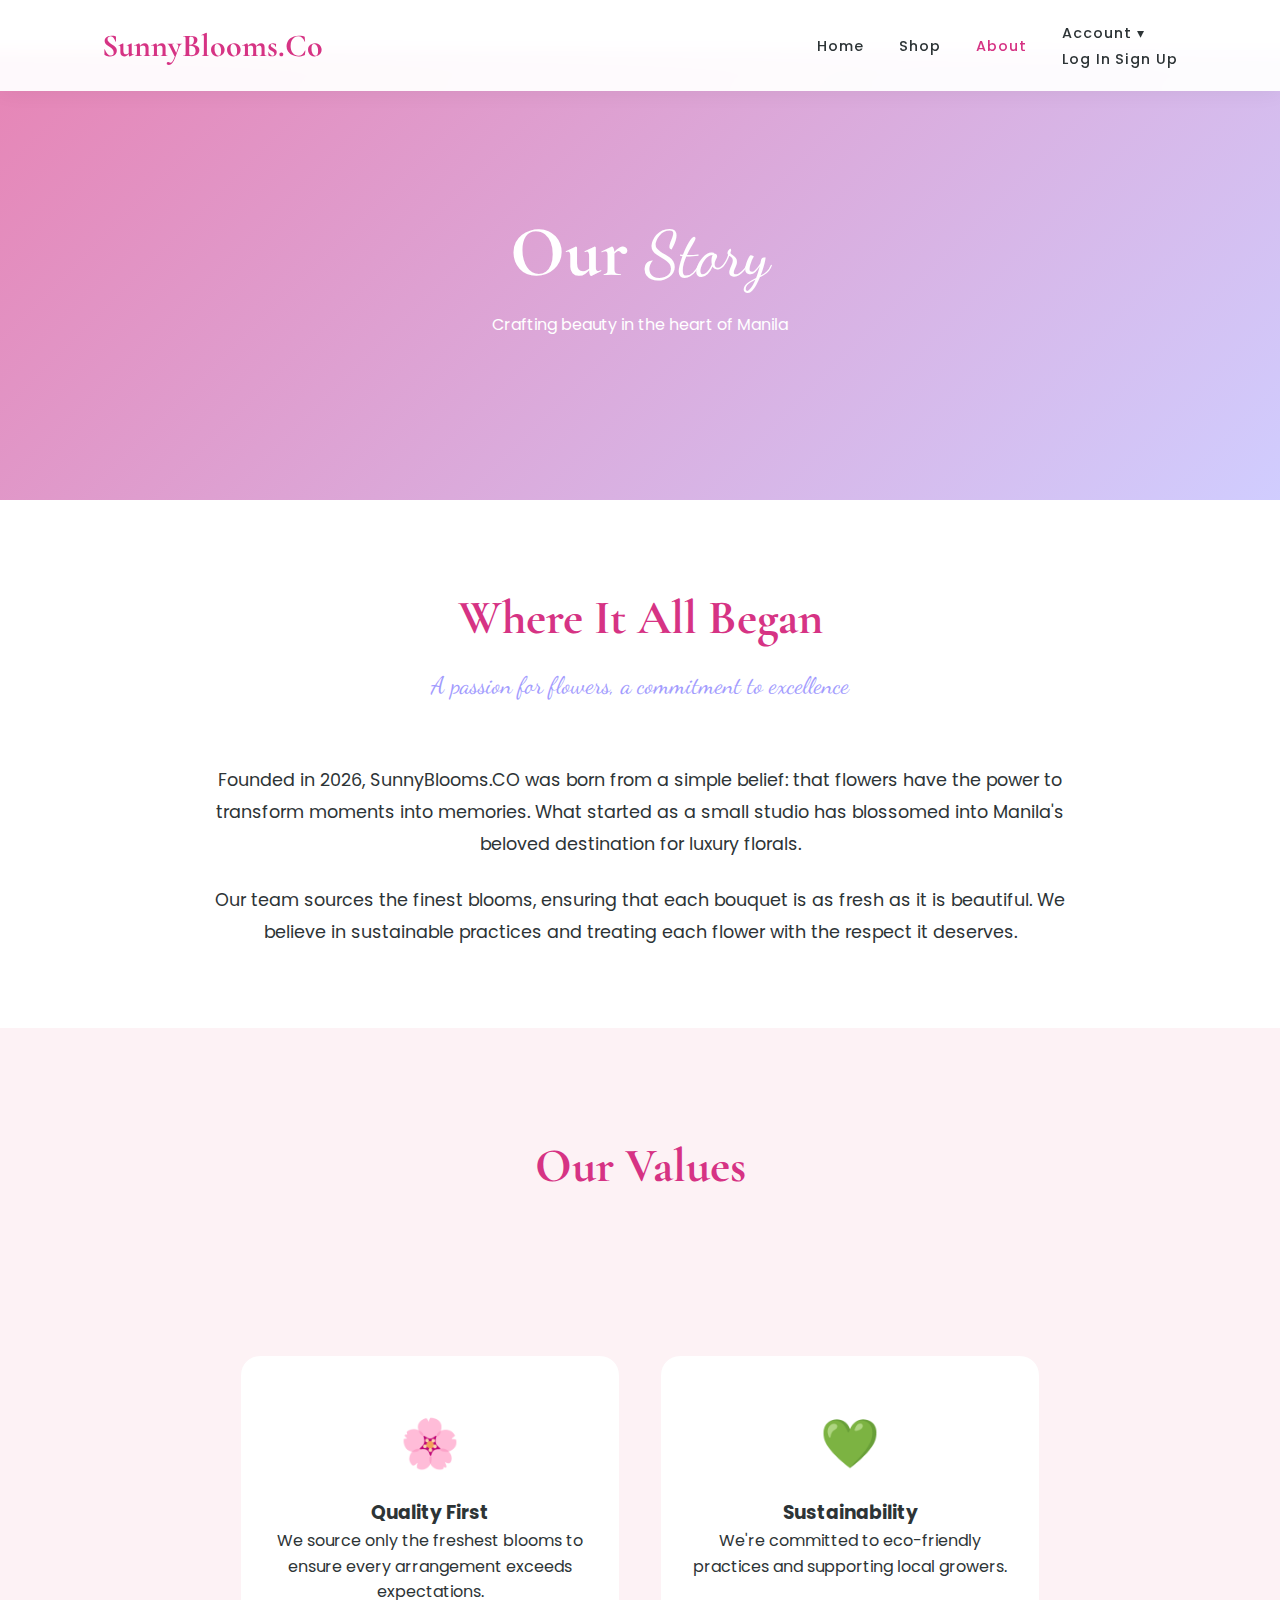
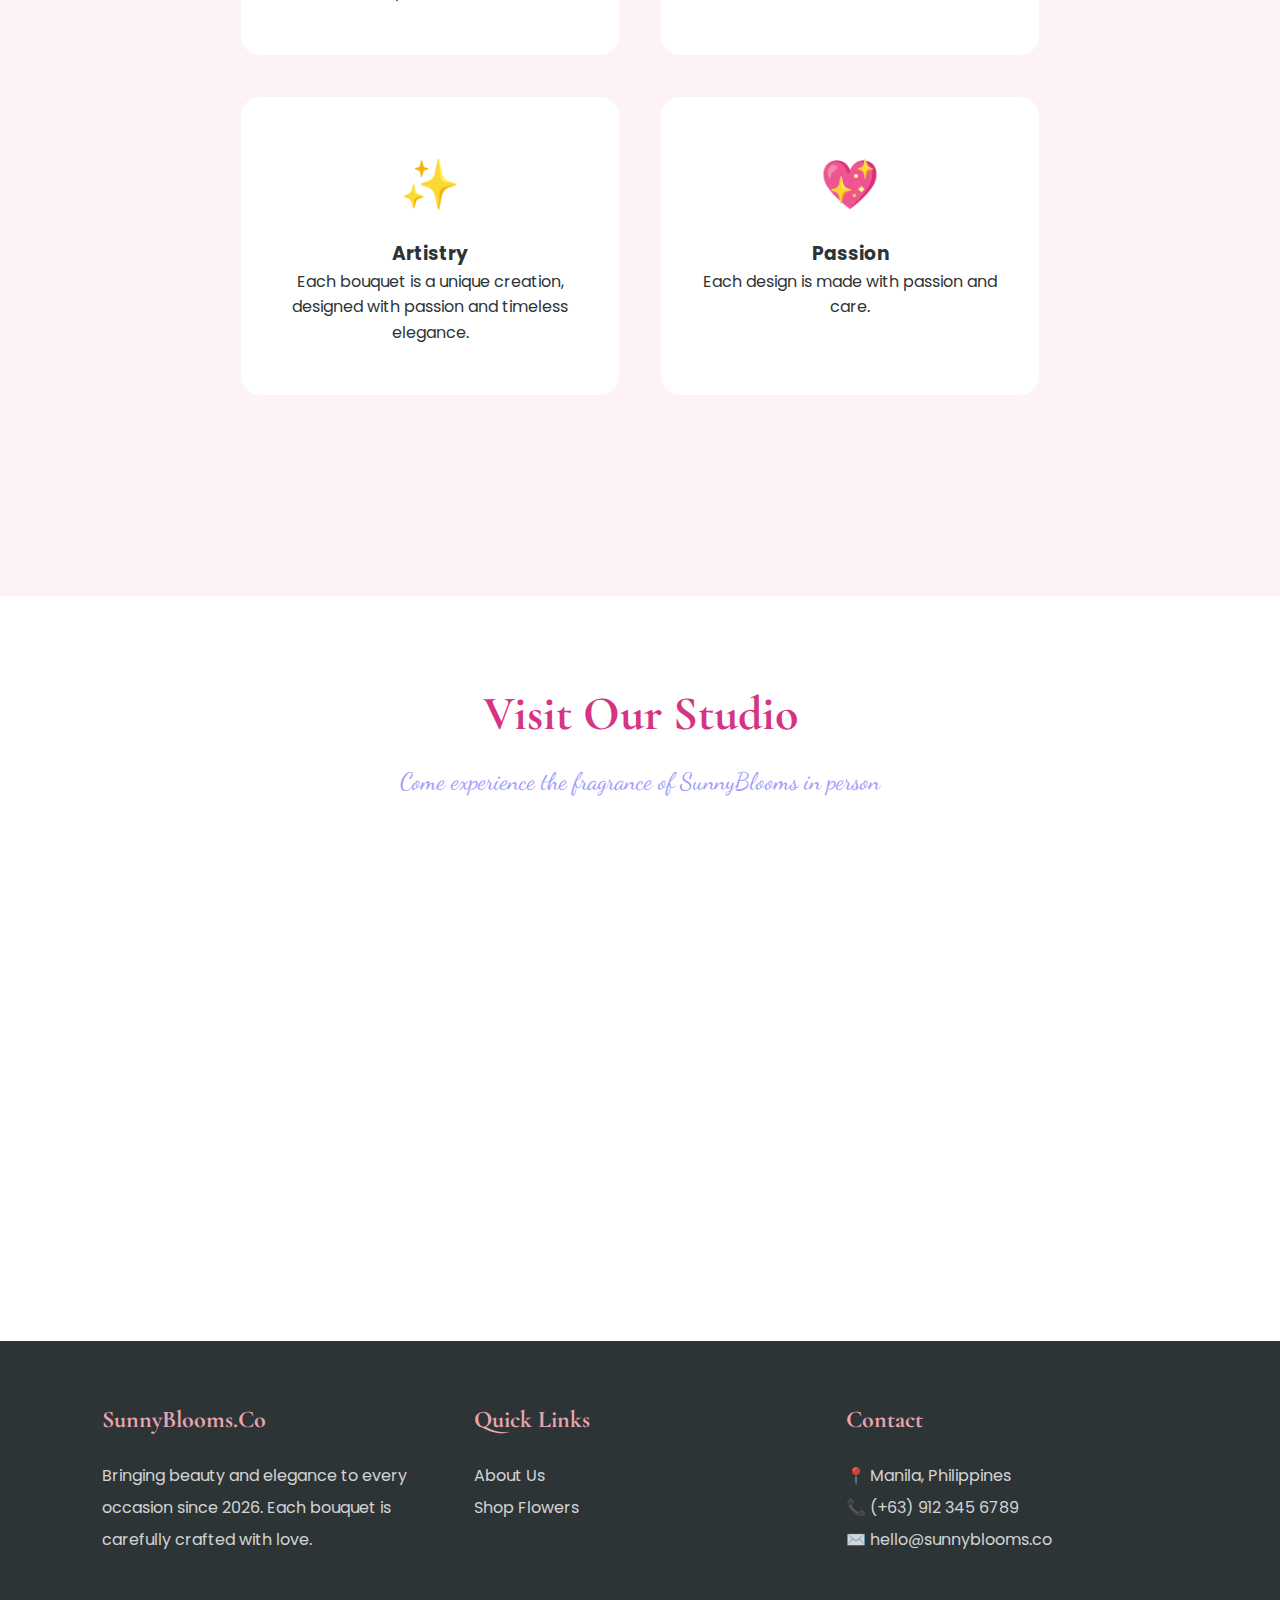
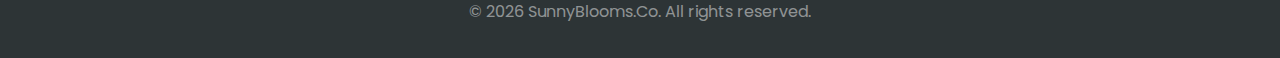
<file: about.html>
<!DOCTYPE html>
<html lang="en">
<head>
    <meta charset="UTF-8">
    <meta name="viewport" content="width=device-width, initial-scale=1.0">
    <title>About Us - SunnyBlooms.CO</title>
    <link href="https://fonts.googleapis.com/css2?family=Cormorant+Garamond:wght@400;600;700&family=Poppins:wght@300;400;500;600&family=Dancing+Script:wght@400;700&display=swap" rel="stylesheet">
    <link rel="stylesheet" href="style.css">
</head>
<body>

    <nav class="navbar">
        <div class="logo">SunnyBlooms.Co</div>
        <ul class="nav-links">
            <li><a href="index.html">Home</a></li>
            <li><a href="shop.html">Shop</a></li>
            <li><a href="about.html" class="active">About</a></li> <li class="dropdown">
                <a href="#" class="dropbtn" id="account-link">Account ▾</a>
                <div class="dropdown-content">
                    <a href="login.html">Log In</a>
                    <a href="registration.html">Sign Up</a>
                </div>
            </li>
        </ul> 
    </nav> 

    <section class="hero">
        <div class="hero-overlay"></div>
        <div class="hero-content">
            <h1>Our <span>Story</span></h1>
            <p>Crafting beauty in the heart of Manila</p>
        </div>
    </section>

    <section class="container">
        <div class="section-title">
            <h2>Where It All Began</h2>
            <p>A passion for flowers, a commitment to excellence</p>
        </div>
        <div style="max-width: 900px; margin: 0 auto; text-align: center; line-height: 1.8; font-size: 1.1rem;">
            <p style="margin-bottom: 25px;">
                Founded in 2026, SunnyBlooms.CO was born from a simple belief: that flowers have the power to transform moments into memories. What started as a small studio has blossomed into Manila's beloved destination for luxury florals.
            </p>
            <p>
                Our team sources the finest blooms, ensuring that each bouquet is as fresh as it is beautiful. We believe in sustainable practices and treating each flower with the respect it deserves.
            </p>
        </div>
    </section>

    <section class="quote-section">
        <div style="max-width: 1000px; margin: 0 auto;">
            <h2 style="font-family: var(--font-heading); font-size: 3rem; color: var(--pink-dark); margin-bottom: 50px;">Our Values</h2>
            <div class="features">
                <div class="feature-card">
                    <span>🌸</span>
                    <h3>Quality First</h3>
                    <p>We source only the freshest blooms to ensure every arrangement exceeds expectations.</p>
                </div>
                <div class="feature-card">
                    <span>💚</span>
                    <h3>Sustainability</h3>
                    <p>We're committed to eco-friendly practices and supporting local growers.</p>
                </div>
                <div class="feature-card">
                    <span>✨</span>
                    <h3>Artistry</h3>
                    <p>Each bouquet is a unique creation, designed with passion and timeless elegance.</p>
                </div>
                <div class="feature-card">
                    <span>💖</span>
                    <h3>Passion</h3>
                    <p>Each design is made with passion and care.</p>
                </div>
            </div>
        </div>
    </section>

    <section class="container">
        <div class="section-title">
            <h2>Visit Our Studio</h2>
            <p>Come experience the fragrance of SunnyBlooms in person</p>
        </div>
        <div style="max-width: 900px; margin: 0 auto; border-radius: 15px; overflow: hidden; height: 400px;">
            <iframe src="https://www.google.com/maps/embed?pb=!1m18!1m12!1m3!1d12345!2d120.9842!3d14.5995!2m3!1f0!2f0!3f0!3m2!1i1024!2i768!4f13.1!3m3!1m2!1s0x0%3A0x0!2zMTTCsDM1JzU4LjIiTiAxMjDCsDU5JzAzLjEiRQ!5e0!3m2!1sen!2sph!4v123456789" width="100%" height="100%" style="border:0;" allowfullscreen="" loading="lazy"></iframe>
        </div>
    </section>

    <footer class="footer">
        <div class="footer-content">
            <div>
                <h3>SunnyBlooms.Co</h3> <p>Bringing beauty and elegance to every occasion since 2026. Each bouquet is carefully crafted with love.</p>
            </div>
            <div>
                <h3>Quick Links</h3>
                <p><a href="about.html">About Us</a></p>
                <p><a href="shop.html">Shop Flowers</a></p>
            </div>
            <div>
                <h3>Contact</h3>
                <p>📍 Manila, Philippines</p>
                <p>📞 (+63) 912 345 6789</p>
                <p>✉️ hello@sunnyblooms.co</p>
            </div>
        </div>
        <p style="opacity: 0.6; margin-top: 40px;">© 2026 SunnyBlooms.Co. All rights reserved.</p>
    </footer>

    <script src="script.js"></script>
</body>
</html>
</file>
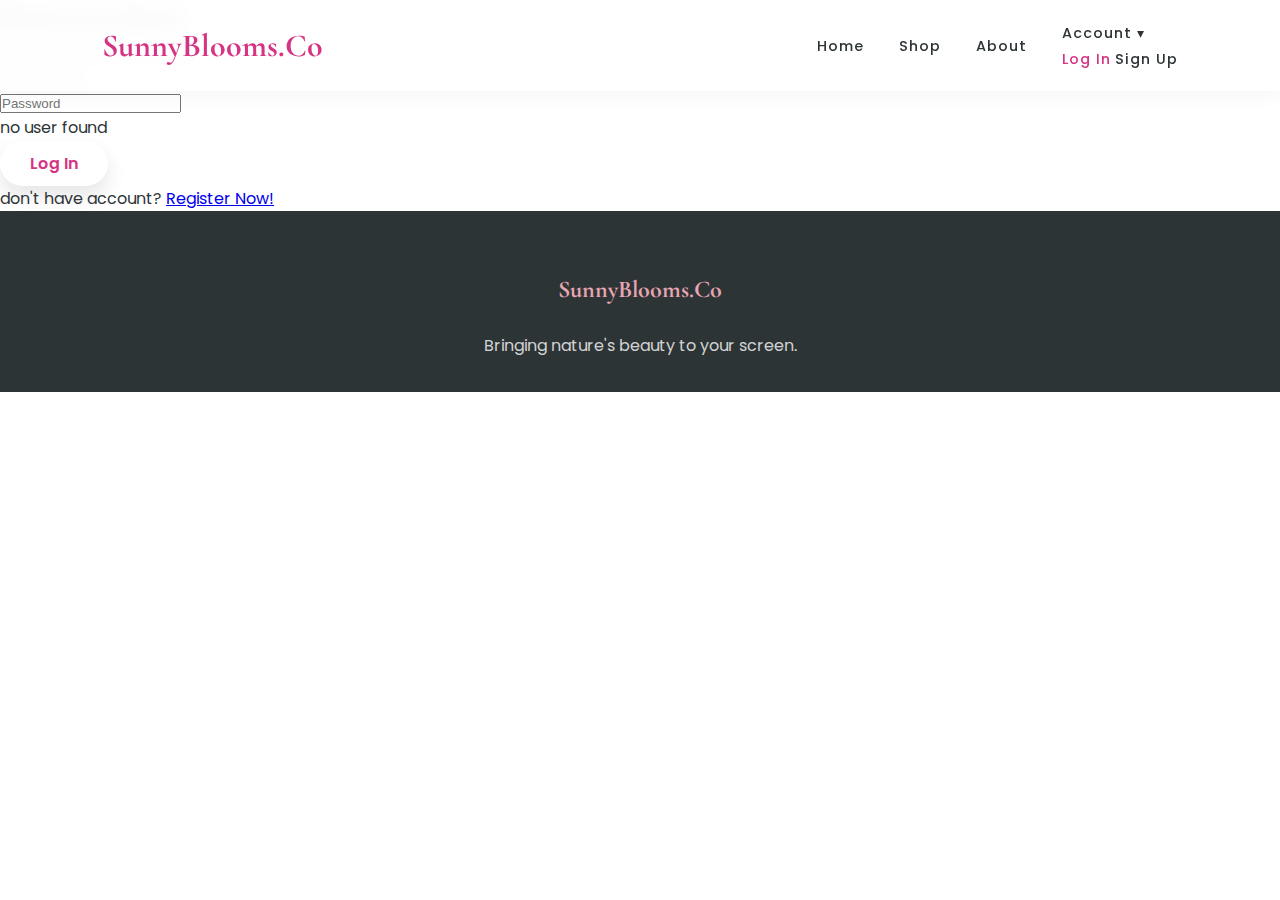
<file: login.html>
<!DOCTYPE html>
<html lang="en">
<head>
    <meta charset="UTF-8">
    <meta name="viewport" content="width=device-width, initial-scale=1.0">
    <title>Login | SunnyBlooms.Co</title>
    <link href="https://fonts.googleapis.com/css2?family=Cormorant+Garamond:wght@600;700&family=Dancing+Script&family=Poppins:wght@300;400;500;600&display=swap" rel="stylesheet">
    <link rel="stylesheet" href="style.css">
</head>
<body class="login-page">

    <nav class="navbar">
    <div class="logo">SunnyBlooms.Co</div>
    <ul class="nav-links">
        <li><a href="index.html">Home</a></li>
        <li><a href="shop.html">Shop</a></li>
        <li><a href="about.html" >About</a></li>
        
        <li class="dropdown">
            <a href="#" class="dropbtn" class="active" id="account-link">Account ▾</a>
            <div class="dropdown-content">
                <a href="login.html"class="active">Log In</a>
                <a href="registration.html">Sign Up</a>
            </div>
        </li>
    </ul>
</nav>

    <div class="login-container">
        <div class="login-card">
            <h2>Welcome Back</h2>
            <p class="accent-text">Enter your details to sign in</p>
            
            <form id="loginForm">
                <div class="input-group">
                    <input type="email" id="email" placeholder="Email Address" required>
                </div>
                
                <div class="input-group">
                    <input type="password" id="password" placeholder="Password" required>
                    <div id="error-box" class="error-text">no user found</div>
                </div>

                <button type="submit" class="primary-btn login-submit">Log In</button>
            </form>

            <div class="register-link">
                <p>don't have account? <a href="registration.html">Register Now!</a></p>
            </div>
        </div>
    </div>

    <footer class="footer">
        <h3>SunnyBlooms.Co</h3>
        <p>Bringing nature's beauty to your screen.</p>
    </footer>

    <script src="script.js"></script>
</body>
</html>
</file>
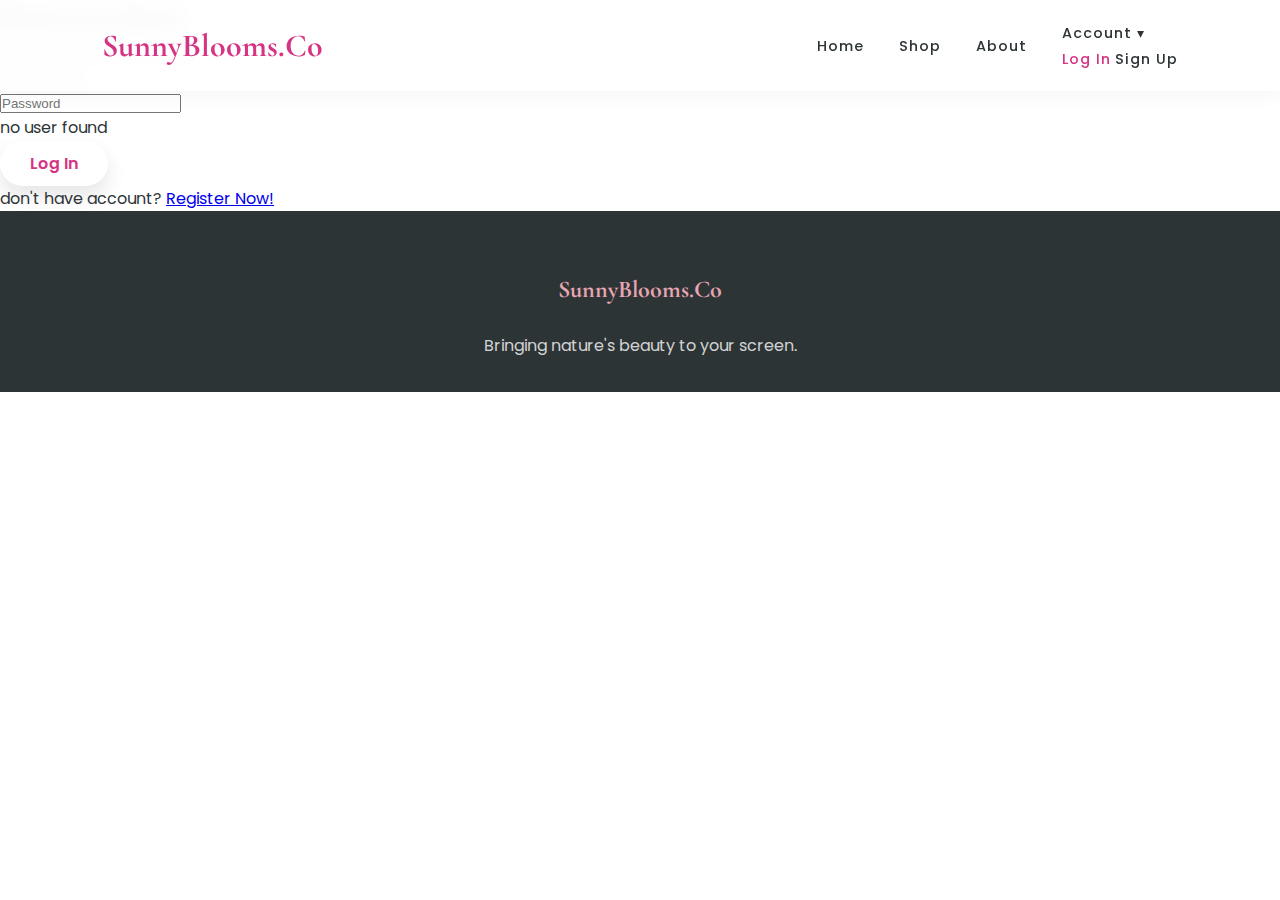
<file: profile.html>
<!DOCTYPE html>
<html lang="en">
<head>
    <meta charset="UTF-8">
    <meta name="viewport" content="width=device-width, initial-scale=1.0">
    <title>My Profile | SunnyBlooms.Co</title>
    <link href="https://fonts.googleapis.com/css2?family=Cormorant+Garamond:wght@600;700&family=Poppins:wght@300;400;500;600&display=swap" rel="stylesheet">
    <link rel="stylesheet" href="style.css">
</head>
<body class="login-page">

    <nav class="navbar">
        <div class="logo">SunnyBlooms.Co</div>
        <ul class="nav-links">
            <li><a href="index.html">Home</a></li>
            <li><a href="shop.html">Shop</a></li>
            <li><a href="about.html">About</a></li>
            <li class="dropdown">
                <a href="#" class="dropbtn" id="account-link">Account ▾</a>
                <div class="dropdown-content">
                    </div>
            </li>
        </ul>
    </nav>

    <div class="login-container">
        <div class="registration-card">
            <h2>Member Profile</h2>
            <p class="accent-text">Welcome back to your garden</p>

            <div class="profile-display" id="profile-info">
                <p>Loading your profile...</p>
            </div>

            <div style="margin-top: 30px; display: flex; gap: 15px;">
                <a href="shop.html" class="primary-btn" style="text-decoration: none; text-align: center; display: block;">Start Shopping</a>
                <button id="edit-profile-btn" class="primary-btn" style="background: var(--purple-primary);">Edit Info</button>
            </div>
        </div>
    </div>

    <footer class="footer">
        <h3>SunnyBlooms.Co</h3>
        <p>Bringing nature's beauty to your screen.</p>
    </footer>

    <script src="script.js"></script>
    <script>
        // Specific Profile Page Logic
        document.addEventListener('DOMContentLoaded', () => {
            const currentUser = JSON.parse(localStorage.getItem('currentUser'));
            const profileInfo = document.getElementById('profile-info');

            if (!currentUser) {
                // If not logged in, kick them back to login page
                window.location.href = 'login.html';
                return;
            }

            // Display the user data
            profileInfo.innerHTML = `
                <div class="input-row" style="text-align: left; border-bottom: 1px solid #eee; padding-bottom: 20px;">
                    <div>
                        <label class="input-label">Full Name</label>
                        <p style="font-weight: 600; padding-left: 15px;">${currentUser.firstName} ${currentUser.lastName}</p>
                    </div>
                    <div>
                        <label class="input-label">Email</label>
                        <p style="font-weight: 600; padding-left: 15px;">${currentUser.email}</p>
                    </div>
                </div>

                <div class="input-row" style="text-align: left; padding-top: 20px;">
                    <div>
                        <label class="input-label">Phone Number</label>
                        <p style="padding-left: 15px;">${currentUser.phone || 'Not provided'}</p>
                    </div>
                    <div>
                        <label class="input-label">Location</label>
                        <p style="padding-left: 15px;">${currentUser.location || 'Not provided'}</p>
                    </div>
                </div>

                <div class="input-group" style="margin-top: 20px;">
                    <label class="input-label">Member Since</label>
                    <p style="padding-left: 15px;">January 2026</p>
                </div>
            `;
        });
    </script>
</body>
</html>
</file>
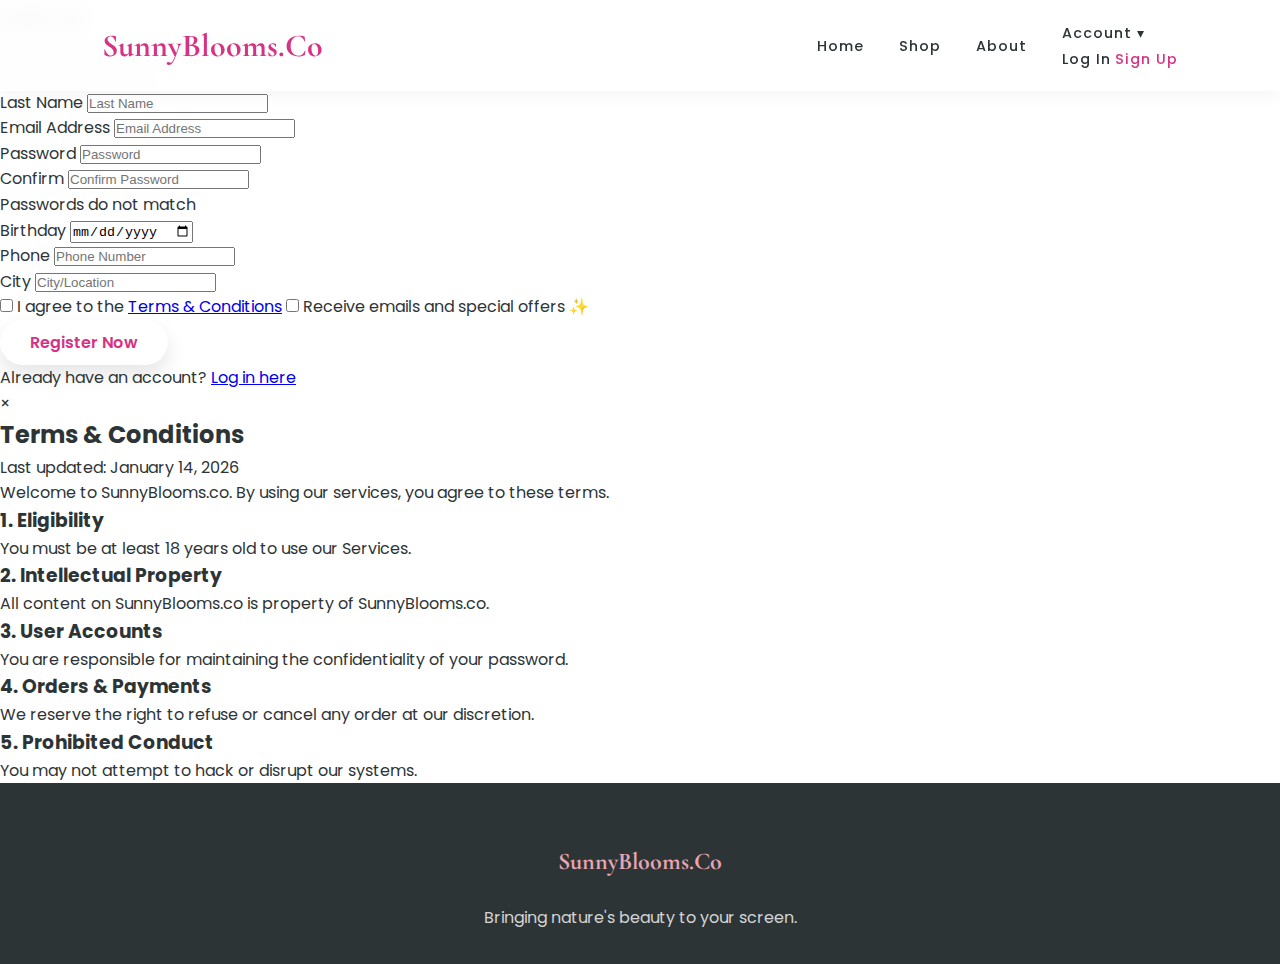
<file: registration.html>
<!DOCTYPE html>
<html lang="en">
<head>
    <meta charset="UTF-8">
    <meta name="viewport" content="width=device-width, initial-scale=1.0">
    <title>Register | SunnyBlooms.Co</title>
    <link href="https://fonts.googleapis.com/css2?family=Cormorant+Garamond:wght@600;700&family=Dancing+Script&family=Poppins:wght@300;400;500;600&display=swap" rel="stylesheet">
    <link rel="stylesheet" href="style.css">
</head>
<body class="login-page">

    <nav class="navbar">
        <div class="logo">SunnyBlooms.Co</div>
        <ul class="nav-links">
            <li><a href="index.html">Home</a></li>
            <li><a href="shop.html">Shop</a></li>
            <li><a href="about.html">About</a></li>
            <li class="dropdown">
                <a href="#" class="dropbtn" id="account-link">Account ▾</a>
                <div class="dropdown-content">
                    <a href="login.html">Log In</a>
                    <a href="registration.html" class="active">Sign Up</a>
                </div>
            </li>
        </ul> 
    </nav> 
        
    <div class="login-container">
        <div class="login-card registration-card">
            <h2>Join Us</h2>
            <p class="accent-text">Create your blooming account</p>
            
            <form id="registerForm">
                <div class="input-row">
                    <div class="input-group">
                        <label class="input-label">First Name</label>
                        <input type="text" id="reg-fname" placeholder="First Name" required>
                    </div>
                    <div class="input-group">
                        <label class="input-label">Last Name</label>
                        <input type="text" id="reg-lname" placeholder="Last Name" required>
                    </div>
                </div>

                <div class="input-group">
                    <label class="input-label">Email Address</label>
                    <input type="email" id="reg-email" placeholder="Email Address" required>
                </div>

                <div class="input-row">
                    <div class="input-group">
                        <label class="input-label">Password</label>
                        <input type="password" id="reg-password" placeholder="Password" required>
                    </div>
                    <div class="input-group">
                        <label class="input-label">Confirm</label>
                        <input type="password" id="reg-confirm" placeholder="Confirm Password" required>
                    </div>
                </div>
                <div id="pass-error" class="error-text">Passwords do not match</div>

                <div class="input-group">
                    <label class="input-label">Birthday</label>
                    <input type="date" id="reg-dob" required>
                </div>

                <div class="input-row">
                    <div class="input-group">
                        <label class="input-label">Phone</label>
                        <input type="tel" id="reg-phone" placeholder="Phone Number" required>
                    </div>
                    <div class="input-group">
                        <label class="input-label">City</label>
                        <input type="text" id="reg-location" placeholder="City/Location" required>
                    </div>
                </div>

                <div class="checkbox-container">
                    <label class="checkbox-item">
                        <input type="checkbox" id="terms" required>
                        <span>I agree to the <a href="#" id="openTerms">Terms & Conditions</a></span>
                    </label>
                    <label class="checkbox-item">
                        <input type="checkbox" id="newsletter">
                        <span>Receive emails and special offers ✨</span>
                    </label>
                </div>

                <button type="submit" class="primary-btn login-submit">Register Now</button>
            </form>

            <div class="register-link">
                <p>Already have an account? <a href="login.html">Log in here</a></p>
            </div>
        </div>
    </div>

    <div id="termsModal" class="modal">
        <div class="modal-content">
            <span class="close-modal">&times;</span>
            <div class="terms-header">
                <h2>Terms & Conditions</h2>
                <p>Last updated: January 14, 2026</p>
            </div>
            <div class="terms-body">
                <p>Welcome to SunnyBlooms.co. By using our services, you agree to these terms.</p>
                <h3>1. Eligibility</h3>
                <p>You must be at least 18 years old to use our Services.</p>
                <h3>2. Intellectual Property</h3>
                <p>All content on SunnyBlooms.co is property of SunnyBlooms.co.</p>
                <h3>3. User Accounts</h3>
                <p>You are responsible for maintaining the confidentiality of your password.</p>
                <h3>4. Orders & Payments</h3>
                <p>We reserve the right to refuse or cancel any order at our discretion.</p>
                <h3>5. Prohibited Conduct</h3>
                <p>You may not attempt to hack or disrupt our systems.</p>
            </div>
        </div>
    </div>

    <footer class="footer">
        <h3>SunnyBlooms.Co</h3>
        <p>Bringing nature's beauty to your screen.</p>
    </footer>

    <script src="script.js"></script>
</body>
</html>
</file>
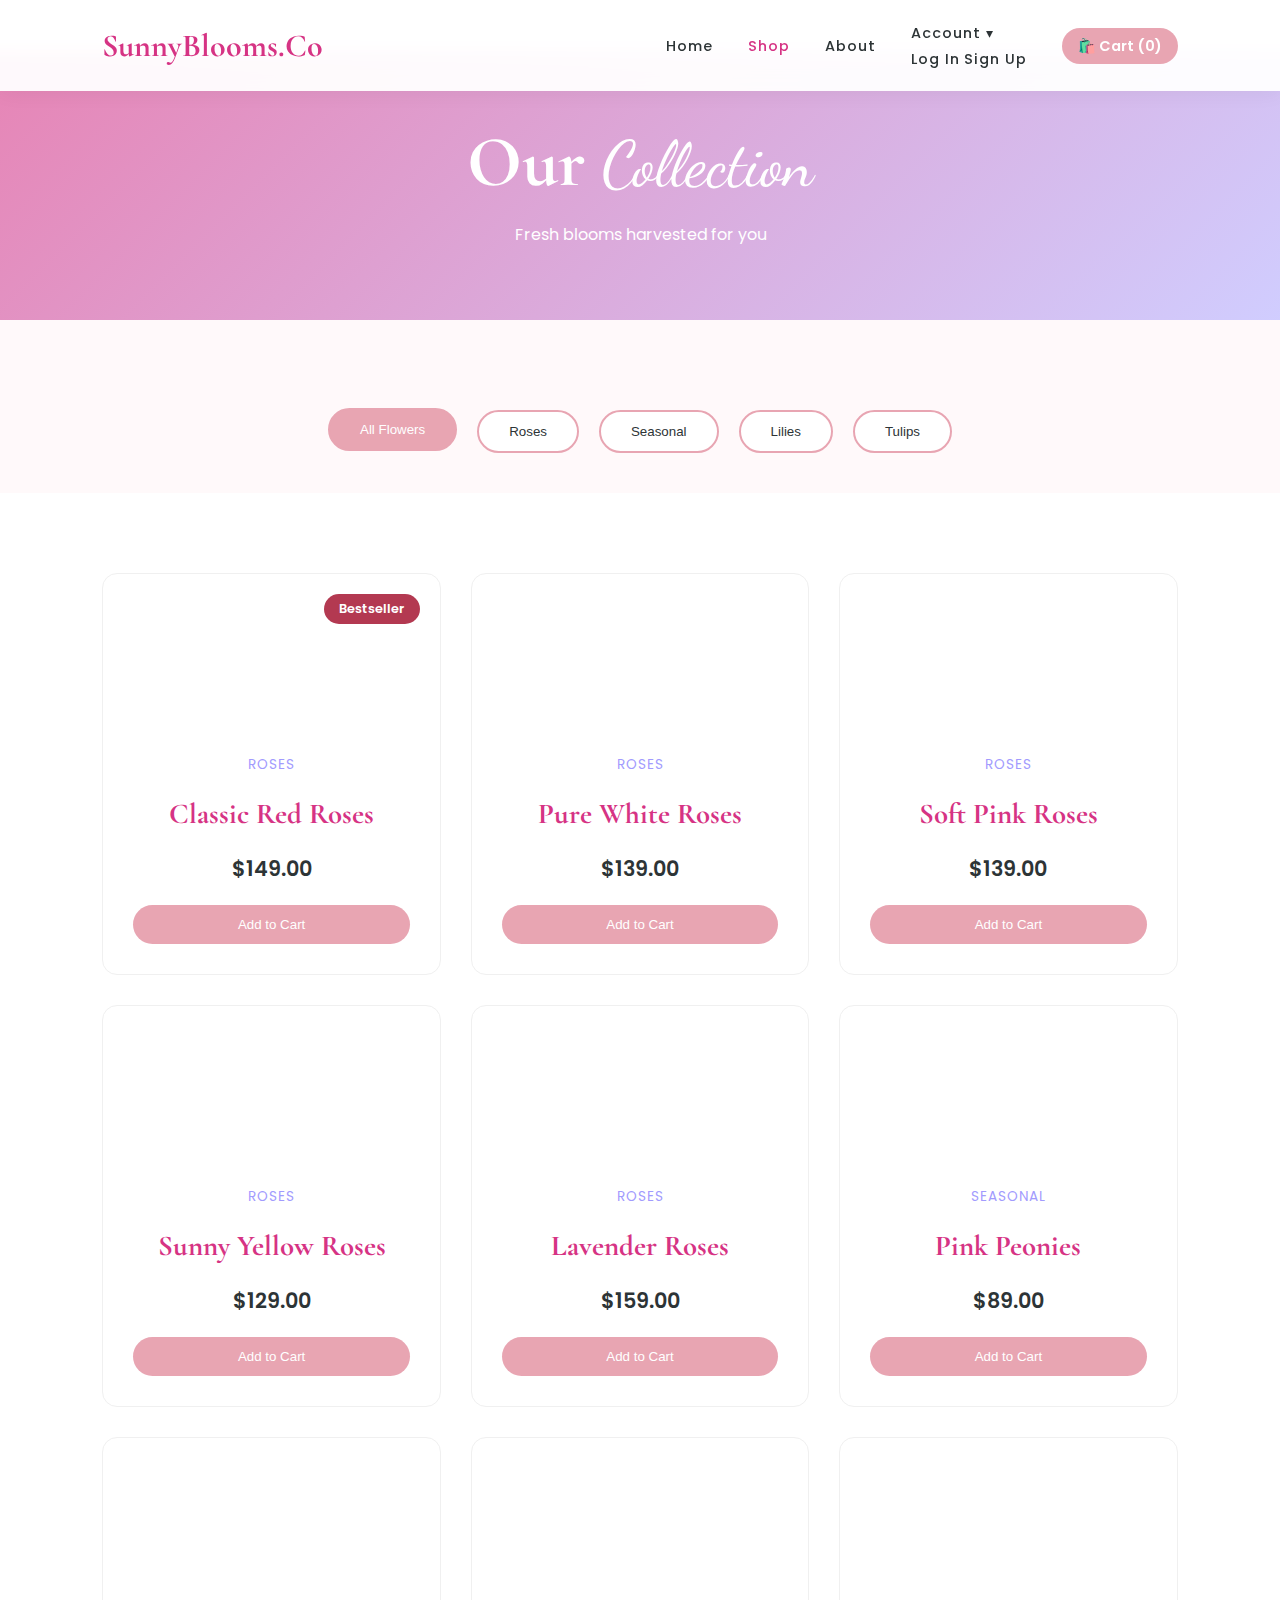
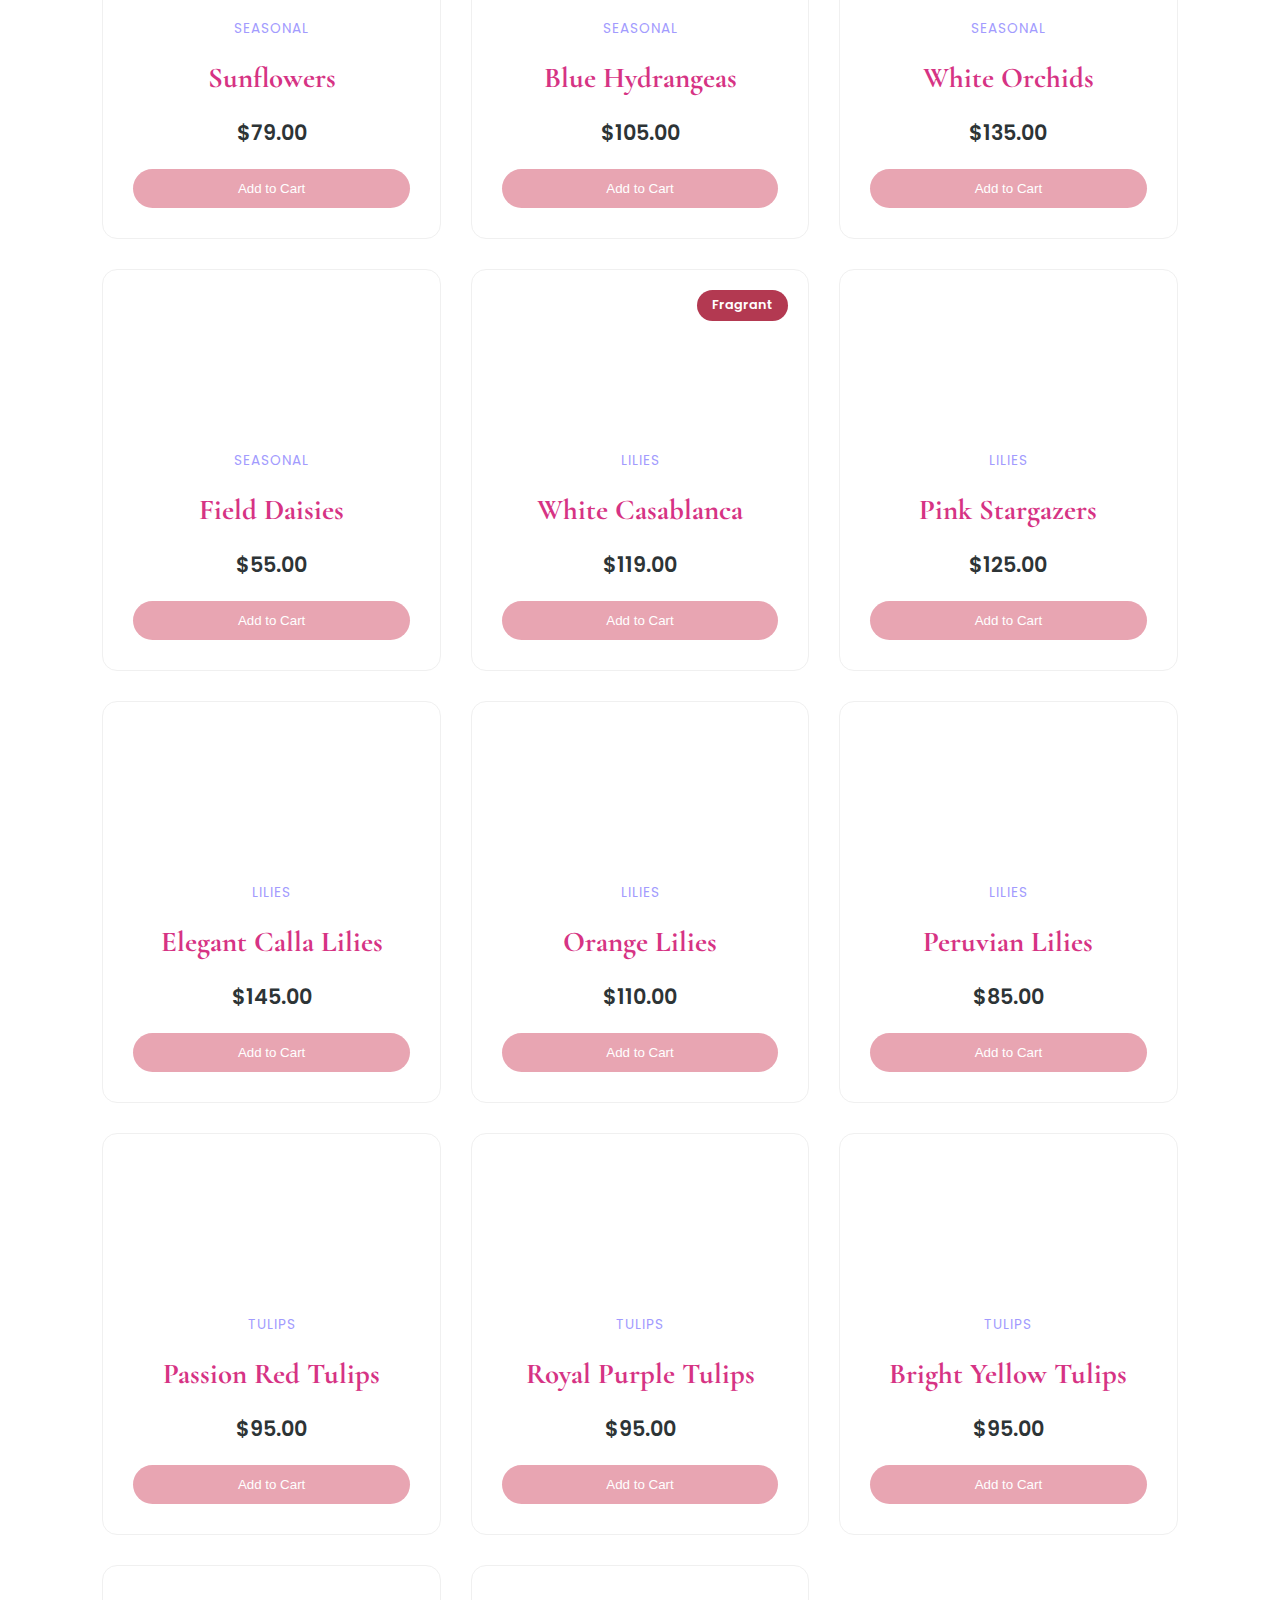
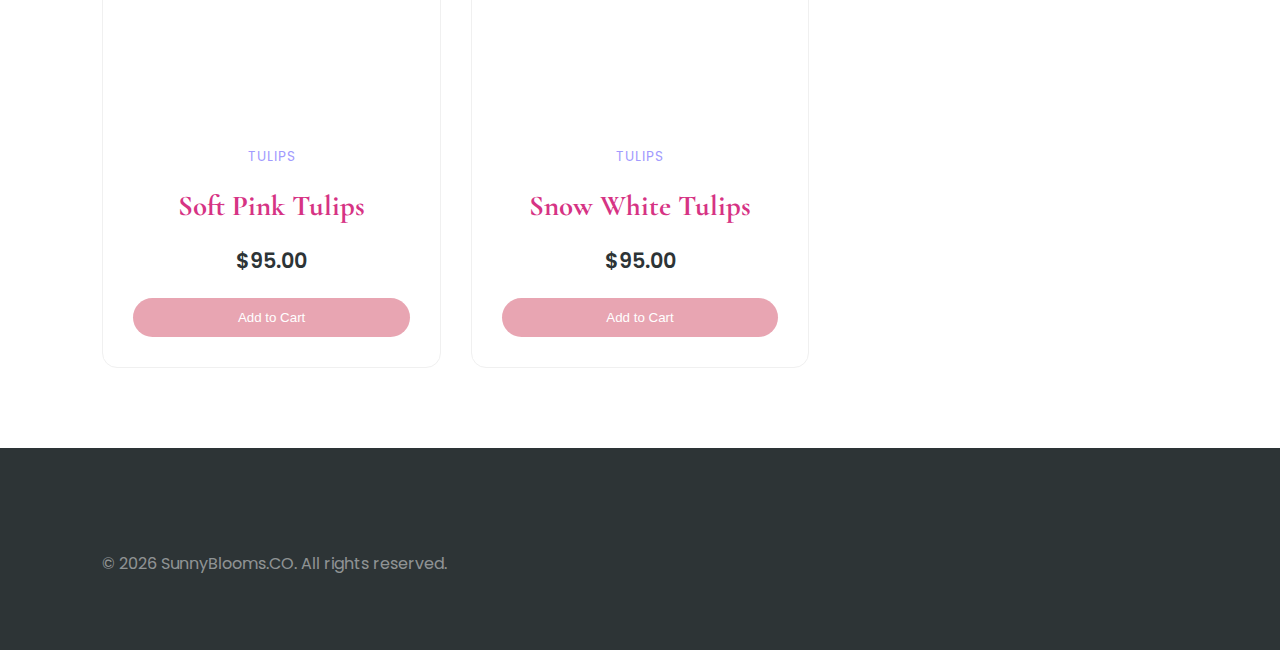
<file: shop.html>
<!DOCTYPE html>
<html lang="en">
<head>
    <meta charset="UTF-8">
    <meta name="viewport" content="width=device-width, initial-scale=1.0">
    <title>Shop - SunnyBlooms.CO</title>
    <link href="https://fonts.googleapis.com/css2?family=Cormorant+Garamond:wght@400;600;700&family=Poppins:wght@300;400;500;600&family=Dancing+Script:wght@400;700&display=swap" rel="stylesheet">
    <link rel="stylesheet" href="style.css">
</head>
<body>

   <nav class="navbar">
    <div class="logo">SunnyBlooms.Co</div>
    <ul class="nav-links">
        <li><a href="index.html">Home</a></li>
        <li><a href="shop.html" class="active">Shop</a></li>
        <li><a href="about.html">About</a></li>
        
        <li class="dropdown">
            <a href="#" class="dropbtn" id="account-link">Account ▾</a>
            <div class="dropdown-content">
                <a href="login.html">Log In</a>
                <a href="registration.html">Sign Up</a>
            </div>
        </li>

        <li><span class="cart-icon" id="cartIcon">🛍️ Cart (0)</span></li>
    </ul>
</nav>

    <section class="hero" style="height: 30vh; min-height: 250px;">
        <div class="hero-overlay"></div>
        <div class="hero-content">
            <h1>Our <span>Collection</span></h1>
            <p>Fresh blooms harvested for you</p>
        </div>
    </section>

        <section class="filter-section">
        <div class="filter-buttons">
            <button class="filter-btn active" onclick="filterProducts('all', this)">All Flowers</button>
            <button class="filter-btn" onclick="filterProducts('roses', this)">Roses</button>
            <button class="filter-btn" onclick="filterProducts('seasonal', this)">Seasonal</button>
            <button class="filter-btn" onclick="filterProducts('lilies', this)">Lilies</button>
            <button class="filter-btn" onclick="filterProducts('tulips', this)">Tulips</button>
        </div>
    </section>
    <section class="container">
        <div class="shop-grid" id="productGrid">
            
            <div class="product-card" data-category="roses">
                <span class="product-badge">Bestseller</span>
                <div class="product-img" style="background-image: url('https://images.unsplash.com/photo-1562690868-60bbe7293e94?auto=format&fit=crop&q=80&w=800')"></div>
                <div class="product-info">
                    <div class="product-category">Roses</div>
                    <h3>Classic Red Roses</h3>
                    <p class="price">$149.00</p>
                    <button class="add-btn" onclick="addToCart('Red Roses', 149)">Add to Cart</button>
                </div>
            </div>

            <div class="product-card" data-category="roses">
                <div class="product-img" style="background-image: url('https://thursd.com/storage/media/47573/Rose-Noelia-white-arrangement-on-Thursd.jpg')"></div>
                <div class="product-info">
                    <div class="product-category">Roses</div>
                    <h3>Pure White Roses</h3>
                    <p class="price">$139.00</p>
                    <button class="add-btn" onclick="addToCart('White Roses', 139)">Add to Cart</button>
                </div>
            </div>

            <div class="product-card" data-category="roses">
                <div class="product-img" style="background-image: url('https://albanyflorist.co.nz/wp-content/uploads/2017/08/Soft-pink-roses-Small.jpg')"></div>
                <div class="product-info">
                    <div class="product-category">Roses</div>
                    <h3>Soft Pink Roses</h3>
                    <p class="price">$139.00</p>
                    <button class="add-btn" onclick="addToCart('Pink Roses', 139)">Add to Cart</button>
                </div>
            </div>

            <div class="product-card" data-category="roses">
                <div class="product-img" style="background-image: url('https://gardenerspath.com/wp-content/uploads/2022/07/Best-Yellow-Roses-Feature.jpg')"></div>
                <div class="product-info">
                    <div class="product-category">Roses</div>
                    <h3>Sunny Yellow Roses</h3>
                    <p class="price">$129.00</p>
                    <button class="add-btn" onclick="addToCart('Yellow Roses', 129)">Add to Cart</button>
                </div>
            </div>

            <div class="product-card" data-category="roses">
                <div class="product-img" style="background-image: url('https://images.alphacoders.com/679/thumb-1920-679675.jpg')"></div>
                <div class="product-info">
                    <div class="product-category">Roses</div>
                    <h3>Lavender Roses</h3>
                    <p class="price">$159.00</p>
                    <button class="add-btn" onclick="addToCart('Lavender Roses', 159)">Add to Cart</button>
                </div>
            </div>

            <div class="product-card" data-category="seasonal">
                <div class="product-img" style="background-image: url('https://gardenerspath.com/wp-content/uploads/2024/04/Best-Pink-Peonies-FB.jpg')"></div>
                <div class="product-info">
                    <div class="product-category">Seasonal</div>
                    <h3>Pink Peonies</h3>
                    <p class="price">$89.00</p>
                    <button class="add-btn" onclick="addToCart('Pink Peonies', 89)">Add to Cart</button>
                </div>
            </div>

            <div class="product-card" data-category="seasonal">
                <div class="product-img" style="background-image: url('https://flowersmanila.com/cdn/shop/products/296582392_623541682280003_5695555043883292808_n.jpg?v=1659291106')"></div>
                <div class="product-info">
                    <div class="product-category">Seasonal</div>
                    <h3>Sunflowers</h3>
                    <p class="price">$79.00</p>
                    <button class="add-btn" onclick="addToCart('Sunflowers', 79)">Add to Cart</button>
                </div>
            </div>

            <div class="product-card" data-category="seasonal">
                <div class="product-img" style="background-image: url('https://jamescressflorist.com/cdn/shop/files/191509sjwv1x_bb02204f-52b8-47f7-a25c-3a9367ac638c_grande.jpg?v=1750812082https://images.unsplash.com/photo-1501923233121-65c363dc0e1a?auto=format&fit=crop&q=80&w=800')"></div>
                <div class="product-info">
                    <div class="product-category">Seasonal</div>
                    <h3>Blue Hydrangeas</h3>
                    <p class="price">$105.00</p>
                    <button class="add-btn" onclick="addToCart('Blue Hydrangeas', 105)">Add to Cart</button>
                </div>
            </div>

            <div class="product-card" data-category="seasonal">
                <div class="product-img" style="background-image: url('https://cdn11.bigcommerce.com/s-s00dfko9/images/stencil/1280x1280/products/236/2122/white_orchids_bouquet_manila_3__60181.1706784994.jpg?c=2')"></div>
                <div class="product-info">
                    <div class="product-category">Seasonal</div>
                    <h3>White Orchids</h3>
                    <p class="price">$135.00</p>
                    <button class="add-btn" onclick="addToCart('White Orchids', 135)">Add to Cart</button>
                </div>
            </div>

            <div class="product-card" data-category="seasonal">
                <div class="product-img" style="background-image: url('https://img.freepik.com/premium-photo/bouquet-daisies-hand-against-background-chamomile-field_270100-3529.jpg')"></div>
                <div class="product-info">
                    <div class="product-category">Seasonal</div>
                    <h3>Field Daisies</h3>
                    <p class="price">$55.00</p>
                    <button class="add-btn" onclick="addToCart('Field Daisies', 55)">Add to Cart</button>
                </div>
            </div>

            <div class="product-card" data-category="lilies">
                <span class="product-badge">Fragrant</span>
                <div class="product-img" style="background-image: url('https://asset.bloomnation.com/c_limit,d_vendor:global:catalog:product:image.png,f_auto,fl_preserve_transparency,q_auto,w_1005/v1605611859/vendor/6172/catalog/product/2/0/20170814114825_file_599236c947a28.jpg')"></div>
                <div class="product-info">
                    <div class="product-category">Lilies</div>
                    <h3>White Casablanca</h3>
                    <p class="price">$119.00</p>
                    <button class="add-btn" onclick="addToCart('White Lilies', 119)">Add to Cart</button>
                </div>
            </div>

            <div class="product-card" data-category="lilies">
                <div class="product-img" style="background-image: url('https://cdn.uaeflowers.com/uploads/product/uaeflowers/12-Pink-Roses-In-A-Brown-Bouquets_44_1378.webp')"></div>
                <div class="product-info">
                    <div class="product-category">Lilies</div>
                    <h3>Pink Stargazers</h3>
                    <p class="price">$125.00</p>
                    <button class="add-btn" onclick="addToCart('Pink Stargazers', 125)">Add to Cart</button>
                </div>
            </div>

            <div class="product-card" data-category="lilies">
                <div class="product-img" style="background-image: url('https://beaudryflowers.ca/cdn/shop/products/FE45_330x370_best_grande.jpg?v=152670495')"></div>
                <div class="product-info">
                    <div class="product-category">Lilies</div>
                    <h3>Elegant Calla Lilies</h3>
                    <p class="price">$145.00</p>
                    <button class="add-btn" onclick="addToCart('Calla Lilies', 145)">Add to Cart</button>
                </div>
            </div>

            <div class="product-card" data-category="lilies">
                <div class="product-img" style="background-image: url('https://images.immediate.co.uk/production/volatile/sites/10/2024/09/2048x1365-Lilium-bulbiferum-SEO-GettyImages-1497218119-5f835cd.jpg')"></div>
                <div class="product-info">
                    <div class="product-category">Lilies</div>
                    <h3>Orange Lilies</h3>
                    <p class="price">$110.00</p>
                    <button class="add-btn" onclick="addToCart('Orange Lilies', 110)">Add to Cart</button>
                </div>
            </div>

            <div class="product-card" data-category="lilies">
                <div class="product-img" style="background-image: url('https://cdn.mos.cms.futurecdn.net/eBoAbFFP2kifVvSK7U7EPG.jpg')"></div>
                <div class="product-info">
                    <div class="product-category">Lilies</div>
                    <h3>Peruvian Lilies</h3>
                    <p class="price">$85.00</p>
                    <button class="add-btn" onclick="addToCart('Peruvian Lilies', 85)">Add to Cart</button>
                </div>
            </div>

            <div class="product-card" data-category="tulips">
                <div class="product-img" style="background-image: url('https://www.gardenia.net/wp-content/uploads/2024/08/221535-MR-Tulipa-Red.jpg')"></div>
                <div class="product-info">
                    <div class="product-category">Tulips</div>
                    <h3>Passion Red Tulips</h3>
                    <p class="price">$95.00</p>
                    <button class="add-btn" onclick="addToCart('Red Tulips', 95)">Add to Cart</button>
                </div>
            </div>

            <div class="product-card" data-category="tulips">
                <div class="product-img" style="background-image: url('https://images.immediate.co.uk/production/volatile/sites/10/2018/02/781657be-6547-4dd3-8c39-d0358426c2d9-e7b04d7.jpg')"></div>
                <div class="product-info">
                    <div class="product-category">Tulips</div>
                    <h3>Royal Purple Tulips</h3>
                    <p class="price">$95.00</p>
                    <button class="add-btn" onclick="addToCart('Purple Tulips', 95)">Add to Cart</button>
                </div>
            </div>

            <div class="product-card" data-category="tulips">
                <div class="product-img" style="background-image: url('https://www.epicgardening.com/wp-content/uploads/2023/09/yellow-tulips-1600x900.jpeg')"></div>
                <div class="product-info">
                    <div class="product-category">Tulips</div>
                    <h3>Bright Yellow Tulips</h3>
                    <p class="price">$95.00</p>
                    <button class="add-btn" onclick="addToCart('Yellow Tulips', 95)">Add to Cart</button>
                </div>
            </div>

            <div class="product-card" data-category="tulips">
                <div class="product-img" style="background-image: url('https://www.fnp.com/images/pr/philippines/x/v20220111162905/lovely-pink-n-light-pink-tulips-bouquet_1.jpg')"></div>
                <div class="product-info">
                    <div class="product-category">Tulips</div>
                    <h3>Soft Pink Tulips</h3>
                    <p class="price">$95.00</p>
                    <button class="add-btn" onclick="addToCart('Pink Tulips', 95)">Add to Cart</button>
                </div>
            </div>

            <div class="product-card" data-category="tulips">
                <div class="product-img" style="background-image: url('https://www.manilagiftshop.com/images/detailed/7/tulips-new-04.jpg')"></div>
                <div class="product-info">
                    <div class="product-category">Tulips</div>
                    <h3>Snow White Tulips</h3>
                    <p class="price">$95.00</p>
                    <button class="add-btn" onclick="addToCart('White Tulips', 95)">Add to Cart</button>
                </div>
            </div>

        </div>
    </section>

    <footer class="footer">
        <div class="footer-content">
        <p style="opacity: 0.6; margin-top: 40px;">© 2026 SunnyBlooms.CO. All rights reserved.</p>
    </footer>

    <script src="script.js"></script>
</body>
</html>
</file>
<file: style.css>
/* Color Palette */
:root {
    --pink-primary: #ff85a2;      /* Soft Pink */
    --pink-dark: #d63384;         /* Deep Rose */
    --purple-primary: #a29bfe;    /* Lavender Purple */
    --bg-light-pink: #fdf2f5;     /* Very Pale Pink Background */
    --white: #ffffff;
    --gray-dark: #2d3436;
    
    /* Additional colors for shop */
    --rose-dark: #b33951;
    --rose-main: #e8a5b2;
    --lavender: #a29bfe;
    --cream: #fff9fa;
    --text: #2d3436;
    
    /* Font Families */
    --font-heading: 'Cormorant Garamond', serif;
    --font-body: 'Poppins', sans-serif;
    --font-accent: 'Dancing Script', cursive;
    
    --f-serif: 'Cormorant Garamond', serif;
    --f-sans: 'Poppins', sans-serif;
    --f-script: 'Dancing Script', cursive;
}

/* Global Reset */
* {
    box-sizing: border-box;
    margin: 0;
    padding: 0;
}

body {
    font-family: var(--font-body);
    background-color: var(--white);
    color: var(--gray-dark);
    line-height: 1.6;
    overflow-x: hidden;
}

/* Navigation Bar */
.navbar {
    display: flex;
    justify-content: space-between;
    align-items: center;
    padding: 20px 8%;
    background: rgba(255, 255, 255, 0.95);
    backdrop-filter: blur(10px);
    position: fixed;
    width: 100%;
    top: 0;
    z-index: 1000;
    box-shadow: 0 2px 20px rgba(0, 0, 0, 0.05);
}

.logo {
    font-family: var(--font-heading);
    color: var(--pink-dark);
    font-size: 2rem;
    font-weight: 700;
}

.nav-links {
    list-style: none;
    display: flex;
    align-items: center;
    gap: 35px;
}

.nav-links a {
    text-decoration: none;
    color: var(--gray-dark);
    font-weight: 500;
    font-size: 0.9rem;
    letter-spacing: 1px;
    transition: color 0.3s ease;
}

.nav-links a:hover, 
.nav-links a.active {
    color: var(--pink-dark);
}

.cart-icon {
    background: var(--rose-main);
    color: white;
    padding: 8px 16px;
    border-radius: 20px;
    font-size: 0.9rem;
    font-weight: 600;
    cursor: pointer;
    transition: 0.3s;
}

.cart-icon:hover {
    background: var(--rose-dark);
    transform: scale(1.05);
}

/* Hero Section */
.hero-section, 
.stats-hero,
.hero {
    position: relative;
    height: 50vh;
    display: flex;
    align-items: center;
    justify-content: center;
    text-align: center;
    color: var(--white);
    background-size: cover;
    background-position: center;
}

/* Flower backgrounds */
.hero-section {
    background-image: url('https://images.unsplash.com/photo-1526047932273-341f2a7631f9?auto=format&fit=crop&q=80&w=2000');
}

.stats-hero {
    background-image: url('https://images.unsplash.com/photo-1490750967868-88aa4486c946?auto=format&fit=crop&q=80&w=2000');
    height: 45vh;
}

.hero {
    height: 50vh;
    margin-top: 50px;
}

/* Gradient Overlay: Pink to Purple */
.hero-overlay {
    position: absolute;
    top: 0;
    left: 0;
    width: 100%;
    height: 100%;
    background: linear-gradient(135deg, rgba(214, 51, 132, 0.6), rgba(162, 155, 254, 0.5));
    z-index: 1;
}

.hero-content {
    position: relative;
    z-index: 2;
    max-width: 800px;
    padding: 0 20px;
}

.hero-content h1,
.hero h1 {
    font-family: var(--font-heading);
    font-size: 4.5rem;
    margin-bottom: 20px;
    line-height: 1.1;
}

.hero-content h1 span,
.hero h1 span {
    font-family: var(--font-accent);
    font-size: 4rem;
    font-weight: 400;
}

/* Elegant Buttons */
.primary-btn {
    font-family: var(--font-body);
    background-color: var(--white);
    color: var(--pink-dark);
    padding: 10px 30px;
    border: none;
    border-radius: 100px;
    font-weight: 600;
    cursor: pointer;
    transition: all 0.3s ease;
    box-shadow: 0 10px 20px rgba(0, 0, 0, 0.1);
    font-size: 1rem;
}

.primary-btn:hover {
    transform: translateY(-3px);
    box-shadow: 0 15px 30px rgba(0, 0, 0, 0.2);
    background-color: var(--bg-light-pink);
}

/* Quote Section */
.quote-section {
    padding: 100px 10%;
    background-color: var(--bg-light-pink);
    text-align: center;
}

#daily-quote,
.quote-section blockquote {
    font-family: var(--font-accent);
    font-size: 3rem;
    color: var(--pink-dark);
    margin-bottom: 15px;
    line-height: 1.4;
}

.quote-section blockquote {
    max-width: 800px;
    margin: 0 auto;
    font-size: 2.5rem;
}

/* Features Grid */
.features {
    display: grid;
    grid-template-columns: repeat(auto-fit, minmax(300px, 1fr));
    gap: 40px;
    padding: 100px 10%;
}

.feature-card {
    padding: 50px 30px;
    border: 1px solid var(--bg-light-pink);
    border-radius: 20px;
    text-align: center;
    transition: all 0.3s ease;
    background: white;
}

.feature-card:hover {
    border-color: var(--pink-primary);
    transform: translateY(-10px);
    box-shadow: 0 10px 30px rgba(214, 51, 132, 0.1);
}

.feature-card span {
    font-size: 3rem;
    display: block;
    margin-bottom: 15px;
}

/* Stats Graph Container */
.graph-section {
    padding: 80px 10%;
    margin-top: -80px;
    position: relative;
    z-index: 10;
}

.graph-container {
    background: var(--white);
    padding: 40px;
    border-radius: 30px;
    box-shadow: 0 20px 50px rgba(0, 0, 0, 0.1);
}

.canvas-wrapper {
    position: relative;
    height: 400px;
    width: 100%;
}

.live-indicator {
    color: var(--pink-dark);
    font-weight: bold;
    font-size: 0.8rem;
    letter-spacing: 1px;
    animation: pulse 2s infinite;
}

@keyframes pulse {
    0% { opacity: 1; }
    50% { opacity: 0.3; }
    100% { opacity: 1; }
}

/* Shop Specific Styles */
.container {
    padding: 80px 8%;
}

.section-title {
    text-align: center;
    margin-bottom: 60px;
}

.section-title h2 {
    font-family: var(--font-heading);
    font-size: 3rem;
    color: var(--pink-dark);
    margin-bottom: 10px;
}

.section-title p {
    font-family: var(--font-accent);
    font-size: 1.5rem;
    color: var(--purple-primary);
}

.shop-grid {
    display: grid;
    grid-template-columns: repeat(auto-fit, minmax(300px, 1fr));
    gap: 30px;
}

.product-card {
    background: rgb(255, 255, 255);
    border-radius: 15px;
    overflow: hidden;
    transition: 0.4s ease;
    border: 0.9px solid #f0f0f0;
    position: relative;
}

.product-card:hover {
    transform: translateY(-10px);
    box-shadow: 0 20px 40px rgba(179, 57, 81, 0.15);
}

.product-badge {
    position: absolute;
    top: 20px;
    right: 20px;
    background: var(--rose-dark);
    color: white;
    padding: 5px 15px;
    border-radius: 20px;
    font-size: 0.8rem;
    font-weight: 600;
    z-index: 10;
}

.product-img {
    height: 150px;
    background-size: cover;
    background-position: center;
    position: relative;
    overflow: hidden;
}

.product-img::after {
    content: '';
    position: absolute;
    inset: 0;
    background: linear-gradient(to top, rgba(179, 57, 81, 0.1), transparent);
    opacity: 0;
    transition: 0.3s;
}

.product-card:hover .product-img::after {
    opacity: 1;
}

.product-info {
    padding: 30px;
    text-align: center;
}

.product-info h3 {
    font-family: var(--font-heading);
    font-size: 1.8rem;
    color: var(--pink-dark);
    margin-bottom: 10px;
}

.product-category {
    font-size: 0.85rem;
    color: var(--purple-primary);
    text-transform: uppercase;
    letter-spacing: 1px;
    margin-bottom: 15px;
}

.price {
    color: var(--gray-dark);
    font-weight: 600;
    font-size: 1.3rem;
    margin: 15px 0 20px;
}

.add-btn {
    background: var(--rose-main);
    color: white;
    border: none;
    padding: 12px 35px;
    border-radius: 50px;
    cursor: pointer;
    transition: 0.3s;
    font-weight: 500;
    width: 100%;
}

.add-btn:hover {
    background: var(--rose-dark);
    transform: scale(1.02);
}

/* Filter Section */
.filter-section {
    padding: 60px 8% 40px;
    background: var(--cream);
    text-align: center;
}

.filter-buttons {
    display: flex;
    justify-content: center;
    gap: 20px;
    flex-wrap: wrap;
    margin-top: 30px;
}

.filter-btn {
    padding: 12px 30px;
    background: white;
    border: 2px solid var(--rose-main);
    border-radius: 50px;
    color: var(--text);
    cursor: pointer;
    transition: 0.3s;
    font-weight: 500;
}

.filter-btn:hover, .filter-btn.active {
    background: var(--rose-main);
    color: white;
    transform: translateY(-2px);
}

/* Footer */
.footer {
    background: var(--text);
    color: white;
    padding: 60px 8% 30px;
    text-align: center;
}

.footer-content {
    display: grid;
    grid-template-columns: repeat(auto-fit, minmax(250px, 1fr));
    gap: 40px;
    margin-bottom: 40px;
    text-align: left;
}

.footer h3 {
    font-family: var(--font-heading);
    font-size: 1.5rem;
    color: var(--rose-main);
    margin-bottom: 20px;
}

.footer p, .footer a {
    color: rgba(255, 255, 255, 0.8);
    text-decoration: none;
    line-height: 2;
}

.footer a:hover {
    color: var(--rose-main);
}

/* Utility Classes */
.hidden {
    display: none;
}

.visible {
    display: block;
    margin-top: 30px;
    color: var(--white);
    font-family: var(--font-accent);
    font-size: 2rem;
}

.status-msg {
    margin-top: 25px;
    font-family: var(--font-accent);
    font-size: 2rem;
    color: white;
}

/* Carousel Section Styling */
.carousel-section {
    padding: 80px 0;
    background: linear-gradient(135deg, #e0c3fc 0%, #8ec5fc 100%); /* Match your image background */
    display: flex;
    justify-content: center;
    overflow: hidden;
}

.carousel-container {
    width: 100%;
    max-width: 1200px;
    text-align: center;
}

.carousel {
    display: flex;
    justify-content: center;
    align-items: center;
    gap: 20px;
    perspective: 1000px;
    margin-bottom: 30px;
}

.carousel-item {
    position: relative;
    width: 300px;
    height: 400px;
    border-radius: 15px;
    overflow: hidden;
    transition: all 0.5s ease;
    cursor: pointer;
    transform: scale(0.8);
    opacity: 0.6;
    box-shadow: 0 10px 30px rgba(0,0,0,0.2);
}

/* The Center Card */
.carousel-item.active {
    transform: scale(1.1);
    opacity: 1;
    z-index: 10;
    box-shadow: 0 20px 40px rgba(0,0,0,0.3);
}

.carousel-item img {
    width: 100%;
    height: 100%;
    object-fit: cover;
}

/* Card Content Overlays */
.card-info {
    position: absolute;
    bottom: 0;
    left: 0;
    right: 0;
    padding: 20px;
    background: linear-gradient(transparent, rgba(0,0,0,0.8));
    color: white;
    text-align: left;
}

.tag {
    font-size: 10px;
    font-weight: bold;
    padding: 4px 8px;
    border-radius: 4px;
    text-transform: uppercase;
    display: inline-block;
    margin-bottom: 10px;
}

.tag.native { background: #2d6a4f; }
.tag.domestic { background: #4a4e69; }
.tag.subtropical { background: #0077b6; }

.card-info h3 { font-size: 1.1rem; margin: 5px 0; }
.card-info p { font-size: 0.8rem; opacity: 0.8; }

/* Dots Navigation */
.dots { display: flex; justify-content: center; gap: 8px; }
.dot {
    width: 8px; height: 8px;
    background: rgba(255,255,255,0.5);
    border-radius: 50%;
    cursor: pointer;
}
.dot.active { background: white; width: 12px; border-radius: 10px; }
</file>
